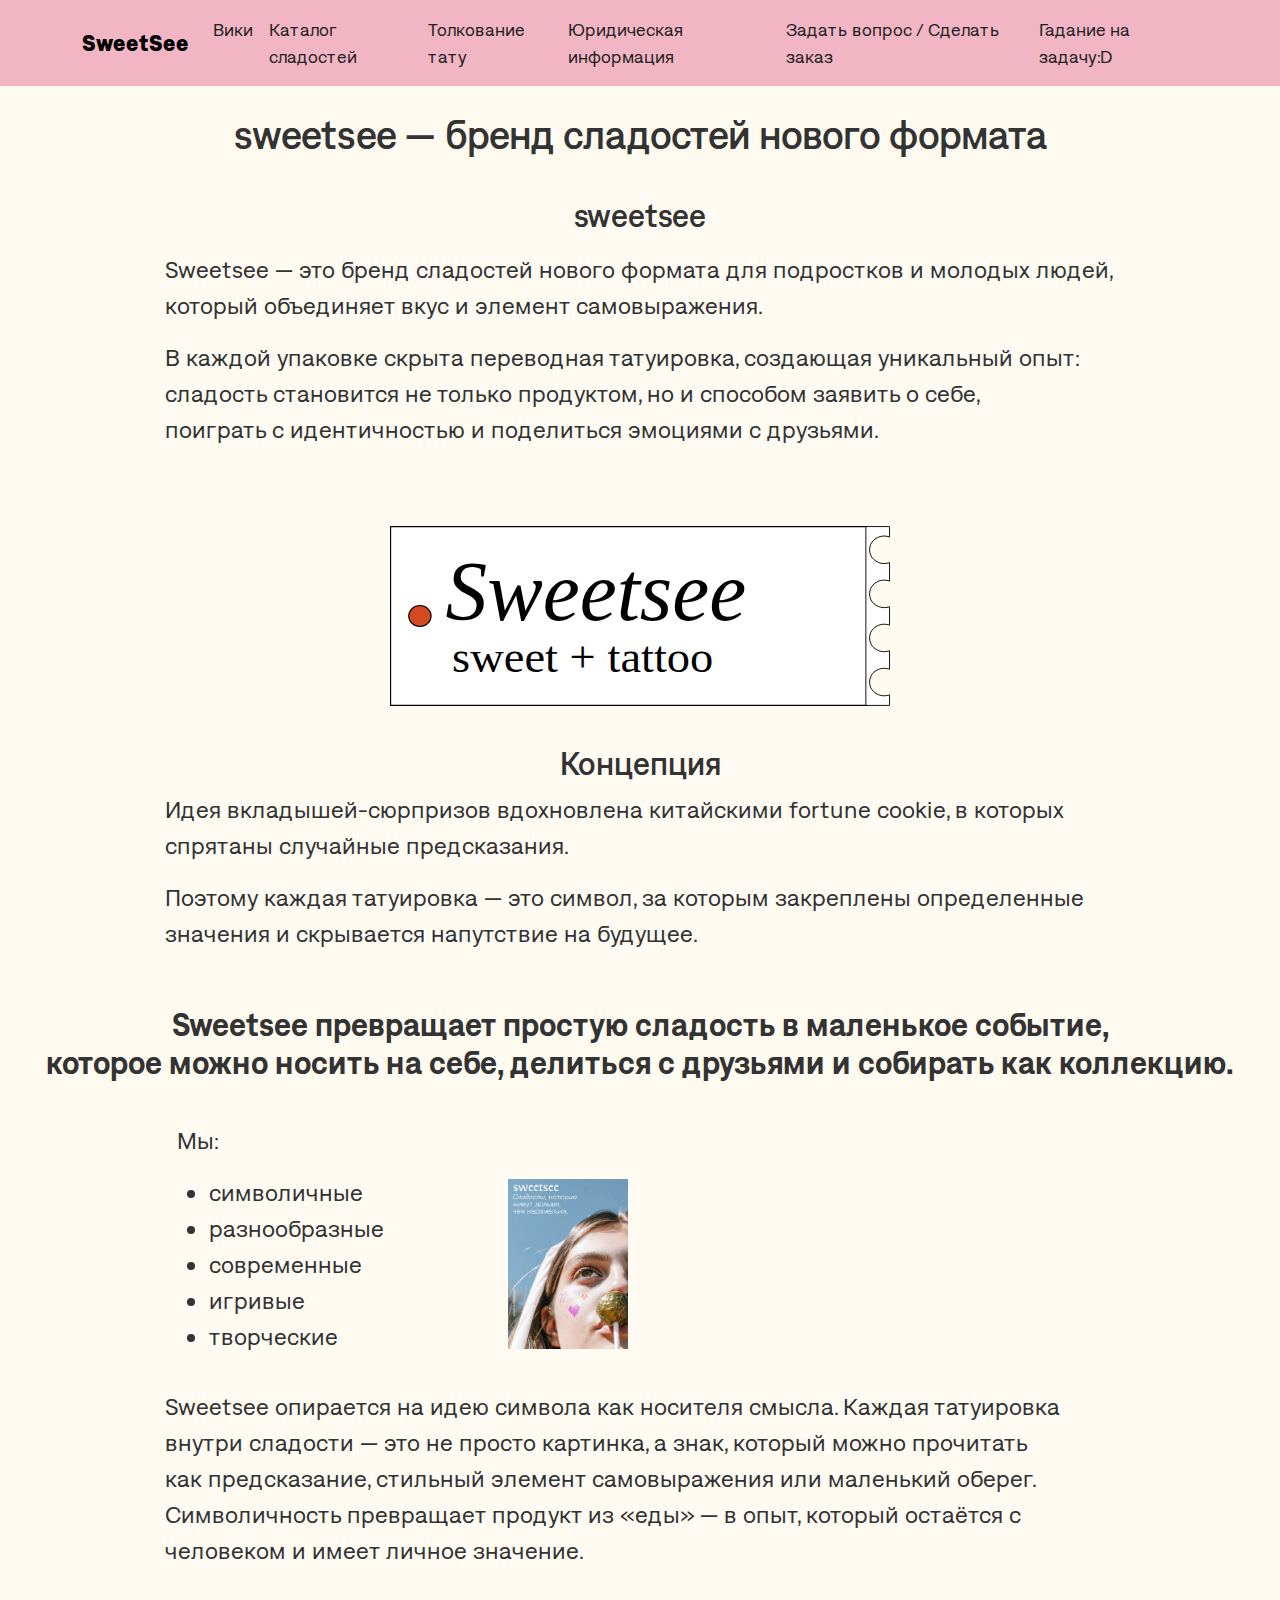
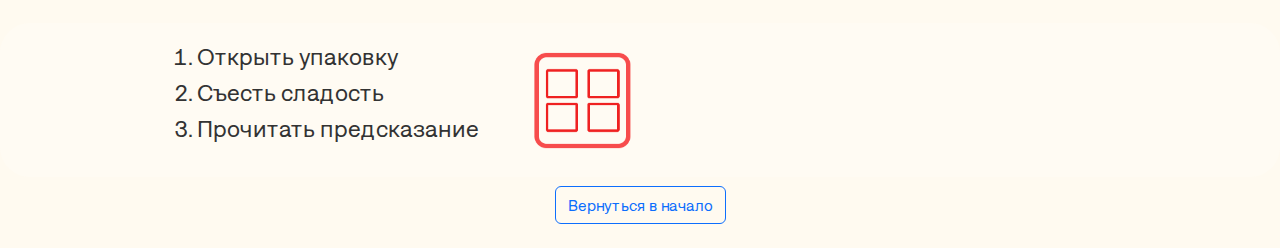
<file: index.html>
<!DOCTYPE html>
<html lang="ru">
<head>
  <meta charset="UTF-8">
  <title>SweetSee — Главная</title>

  <!-- Bootstrap CSS -->
  <link
    href="https://cdn.jsdelivr.net/npm/bootstrap@5.3.2/dist/css/bootstrap.min.css"
    rel="stylesheet"
  >

  <link rel="stylesheet" href="2SweetSee.css">
</head>
<body>

  <!-- Навигация -->
  <nav class="navbar navbar-expand-lg navbar-light bg-light sticky-top">
    <div class="container">
      <a class="navbar-brand fw-bold" href="index.html">SweetSee</a>

      <button class="navbar-toggler" type="button" data-bs-toggle="collapse" data-bs-target="#mainNav">
        <span class="navbar-toggler-icon"></span>
      </button>

      <div class="collapse navbar-collapse" id="mainNav">
        <ul class="navbar-nav ms-auto mb-2 mb-lg-0">
          <li class="nav-item"><a class="nav-link" href="https://en.wikipedia.org/wiki/Fortune_cookie" target="_blank">Вики</a></li>
          <li class="nav-item"><a class="nav-link" href="7catalog.html">Каталог сладостей</a></li>
          <li class="nav-item"><a class="nav-link" href="4Gadanie.html">Толкование тату</a></li>
          <li class="nav-item"><a class="nav-link" href="8legal.html">Юридическая информация</a></li>
          <li class="nav-item"><a class="nav-link" href="11contact_order.html">Задать вопрос / Сделать заказ</a></li>
          <li class="nav-item"><a class="nav-link" href="6zadacha.html">Гадание на задачу:D</a></li>
        </ul>
      </div>
    </div>
  </nav>

  <!-- Контент -->
  <div class="container my-4">

    <header class="text-center mb-4" id="top">
      <h1>sweetsee — бренд сладостей нового формата</h1>
    </header>

    <section class="section mb-4">
      <div class="inner mb-4">
      <h2>sweetsee</h2>
      <p></p>
      <p>Sweetsee — это бренд сладостей нового формата для подростков и молодых людей, <br>
        который объединяет вкус и элемент самовыражения.</p>
      <p>В каждой упаковке скрыта переводная татуировка, создающая уникальный опыт: <br>сладость становится не только продуктом, но и способом заявить о себе, <br>поиграть с идентичностью и поделиться эмоциями с друзьями.</p>
    </section> </div>

    <div class="text-center mb-4">
      <img src="images/ticket.svg" alt="билет" class="img-fluid" style="max-width: 500px;">
    </div>

    <section class="section mb-4">
      <div class="inner">
      <h2>Концепция</h2>
      <p>Идея вкладышей-сюрпризов вдохновлена китайскими fortune cookie, в которых спрятаны случайные предсказания.</p>
      <p>Поэтому каждая татуировка — это символ, за которым закреплены определенные значения и скрывается напутствие на будущее.</p>
      </div>
    </section> 

    <section class="mb-4">
      <h2 class="fw-semibold text-center">
        Sweetsee превращает простую сладость в маленькое событие, <br>которое можно носить на себе, делиться с друзьями и собирать как коллекцию.
      </h2>
    </section>

    <section class="section row mb-4">
      <div class="inner col-md-6">
        <p>Мы:</p>
        <ul>
          <li>символичные</li>
          <li>разнообразные</li>
          <li>современные</li>
          <li>игривые</li>
          <li>творческие</li>
        </ul>
      </div>
    </section>
<section class="row mb-4 right-image">
      <div class="col-md-6 right-image;">
        <a href="images/sweetsee-13.jpg" target="_blank">
          <img src="images/sweetsee-13.jpg" alt="pasport_dom" width="120" class="img-fluid">
        </a>
      </div> </section>

<section class="section mb-4">
  <div class="inner">
    <p>
      Sweetsee опирается на идею символа как носителя смысла. Каждая татуировка внутри сладости — 
      это не просто картинка, а знак, который можно прочитать <br>как предсказание, стильный элемент самовыражения или маленький оберег.
      Символичность превращает продукт из «еды» — в опыт, который остаётся с человеком и имеет личное значение.
    </p>
  </div>
</section>

    <section class="section mb-4">
      <div class="inner">
      <ol>
        <li>Открыть упаковку</li>
        <li>Съесть сладость</li>
        <li>Прочитать предсказание</li>
      </ol>
      </div>
    </section>

  <section class="row mb-4 right-image2">
      <div class="col-md-6 right-image2;">
        <a href="7catalog.html" target="_blank">
          <img src="images\catalog.png" alt="pasport_dom" width="120" class="img-fluid">
        </a>
      </div> </section>

    <div class="text-center my-4">
      <a href="#top" class="btn btn-outline-primary">Вернуться в начало</a>
    </div>
  </div>

  <!-- Bootstrap JS -->
  <script src="https://cdn.jsdelivr.net/npm/bootstrap@5.3.2/dist/js/bootstrap.bundle.min.js"></script>

  <script src="3java.js"></script>
</body>
</html>
</file>
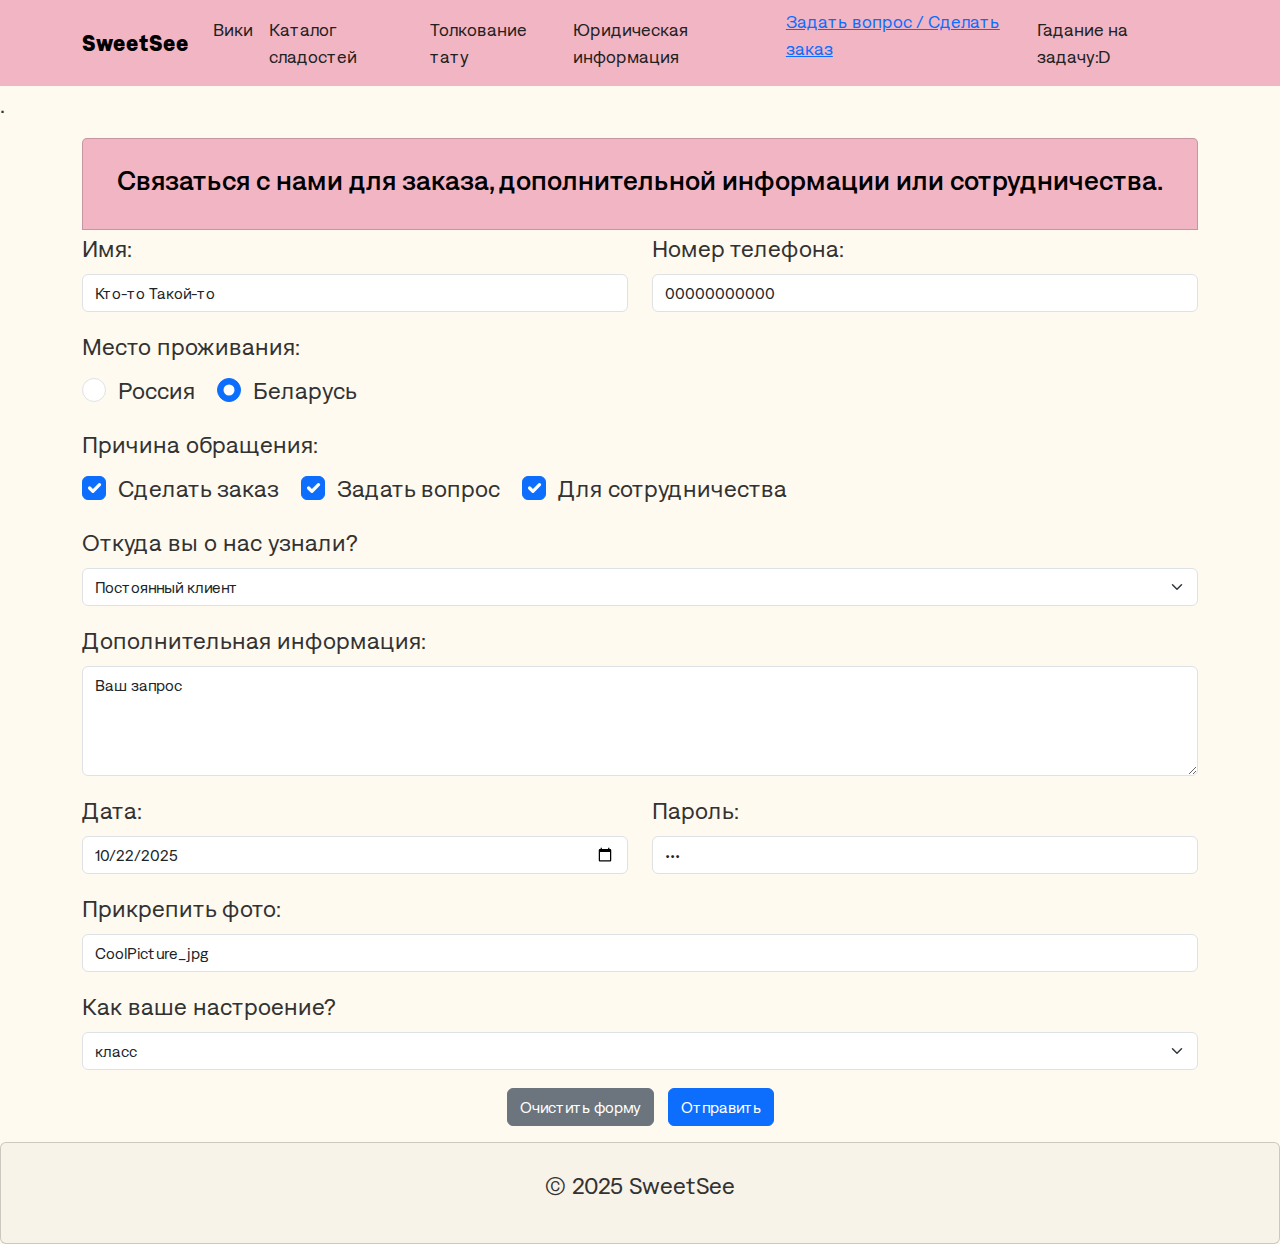
<file: 11contact_order.html>
<!DOCTYPE html>
<html lang="ru">
<head>
  <meta charset="UTF-8">
  <title>SweetSee — Главная</title>
   <link
    href="https://cdn.jsdelivr.net/npm/bootstrap@5.3.2/dist/css/bootstrap.min.css"
    rel="stylesheet"
  >
  <link rel="stylesheet" href="2SweetSee.css">
</head>
<body>

  <nav class="navbar navbar-expand-lg navbar-light bg-light sticky-top">
    <div class="container">
      <a class="navbar-brand fw-bold" href="index.html">SweetSee</a>
      <button class="navbar-toggler" type="button" data-bs-toggle="collapse" data-bs-target="#mainNav">
        <span class="navbar-toggler-icon"></span>
      </button>
      <div class="collapse navbar-collapse" id="mainNav">
        <ul class="navbar-nav ms-auto mb-2 mb-lg-0">
          <li class="nav-item"><a class="nav-link" href="https://en.wikipedia.org/wiki/Fortune_cookie" target="_blank">Вики</a></li>
          <li class="nav-item"><a class="nav-link" href="7catalog.html">Каталог сладостей</a></li>
          <li class="nav-item"><a class="nav-link" href="4Gadanie.html">Толкование тату</a></li>
          <li class="nav-item"><a class="nav-link" href="8legal.html">Юридическая информация</a></li>
          <li class="nav-item"><a class="active" href="11contact_order.html">Задать вопрос / Сделать заказ</a></li>
          <li class="nav-item"><a class="nav-link" href="6zadacha.html">Гадание на задачу:D</a></li>
        </ul>
      </div>
    </div>
  </nav>
  <p class = "h_">.</p>

<body>
  <div class="container">
    <header class="card card-header" style="background: #f2b5c4;">
      <div class="card-body">
        <h3 class="card-title text-center" style="color: black;">
          Связаться с нами для заказа, дополнительной информации или сотрудничества.
        </h3>
      </div>
    </header>

        <form action="https://www.bing.com/search?" method="GET" target="_blank">
          <input type="hidden" name="q" value="sweets">

          <div class="row mb-3">
            <div class="col-md-6">
              <label class="form-label">Имя:</label>
              <input type="text" class="form-control" name="last_name" value="Кто-то Такой-то" required>
            </div>
            <div class="col-md-6">
              <label class="form-label">Номер телефона:</label>
              <input type="number" class="form-control" name="phone" value="00000000000" required>
            </div>
          </div>

          <div class="mb-3">
            <label class="form-label">Место проживания:</label><br>
            <div class="form-check form-check-inline">
              <input class="form-check-input" type="radio" name="place" value="Russia">
              <label class="form-check-label">Россия</label>
            </div>
            <div class="form-check form-check-inline">
              <input class="form-check-input" type="radio" name="place" value="Belarus" checked>
              <label class="form-check-label">Беларусь</label>
            </div>
          </div>

          <div class="mb-3">
            <label class="form-label">Причина обращения:</label><br>
            <div class="form-check form-check-inline">
              <input class="form-check-input" type="checkbox" name="experience" value="Сделать заказ" checked>
              <label class="form-check-label">Сделать заказ</label>
            </div>
            <div class="form-check form-check-inline">
              <input class="form-check-input" type="checkbox" name="experience" value="Задать вопрос" checked>
              <label class="form-check-label">Задать вопрос</label>
            </div>
            <div class="form-check form-check-inline">
              <input class="form-check-input" type="checkbox" name="experience" value="Для сотрудничества" checked>
              <label class="form-check-label">Для сотрудничества</label>
            </div>
          </div>

          <div class="mb-3">
            <label class="form-label">Откуда вы о нас узнали?</label>
            <select class="form-select" name="languages">
              <option value="Постоянный клиент">Постоянный клиент</option>
              <option value="Соц.сети">Соц.сети</option>
              <option value="От друзей">От друзей</option>
              <option value="Как можно не знать">Как можно не знать</option>
            </select>
          </div>

          <div class="mb-3">
            <label class="form-label">Дополнительная информация:</label>
            <textarea class="form-control" name="textarea" rows="4">Ваш запрос</textarea>
          </div>

          <div class="row mb-3">
            <div class="col-md-6">
              <label class="form-label">Дата:</label>
              <input type="date" class="form-control" name="user_date" value="2025-10-22">
            </div>
            <div class="col-md-6">
              <label class="form-label">Пароль:</label>
              <input type="password" class="form-control" name="password" value="111">
            </div>
          </div>

          <div class="mb-3">
            <label class="form-label">Прикрепить фото:</label>
            <input type="text" class="form-control" name="000_file_name" value="CoolPicture_jpg">
          </div>

          <div class="mb-3">
            <label class="form-label">Как ваше настроение?</label>
            <select class="form-select" name="010_mode">
              <option value="a">класс</option>
              <option value="w">устал</option>
            </select>
          </div>

          <div class="text-center">
            <input type="reset" class="btn btn-secondary me-2" value="Очистить форму">
            <input type="submit" class="btn btn-primary" value="Отправить">
          </div>
        </form>
      </div>
    </div>

    <footer class="card card-footer mt-3">
      <div class="card-body text-center">
        <p>© 2025 SweetSee</p>
      </div>
    </footer>
  </div>
<script src="https://cdn.jsdelivr.net/npm/bootstrap@5.3.2/dist/js/bootstrap.bundle.min.js"></script>

</body>
</html>
</file>
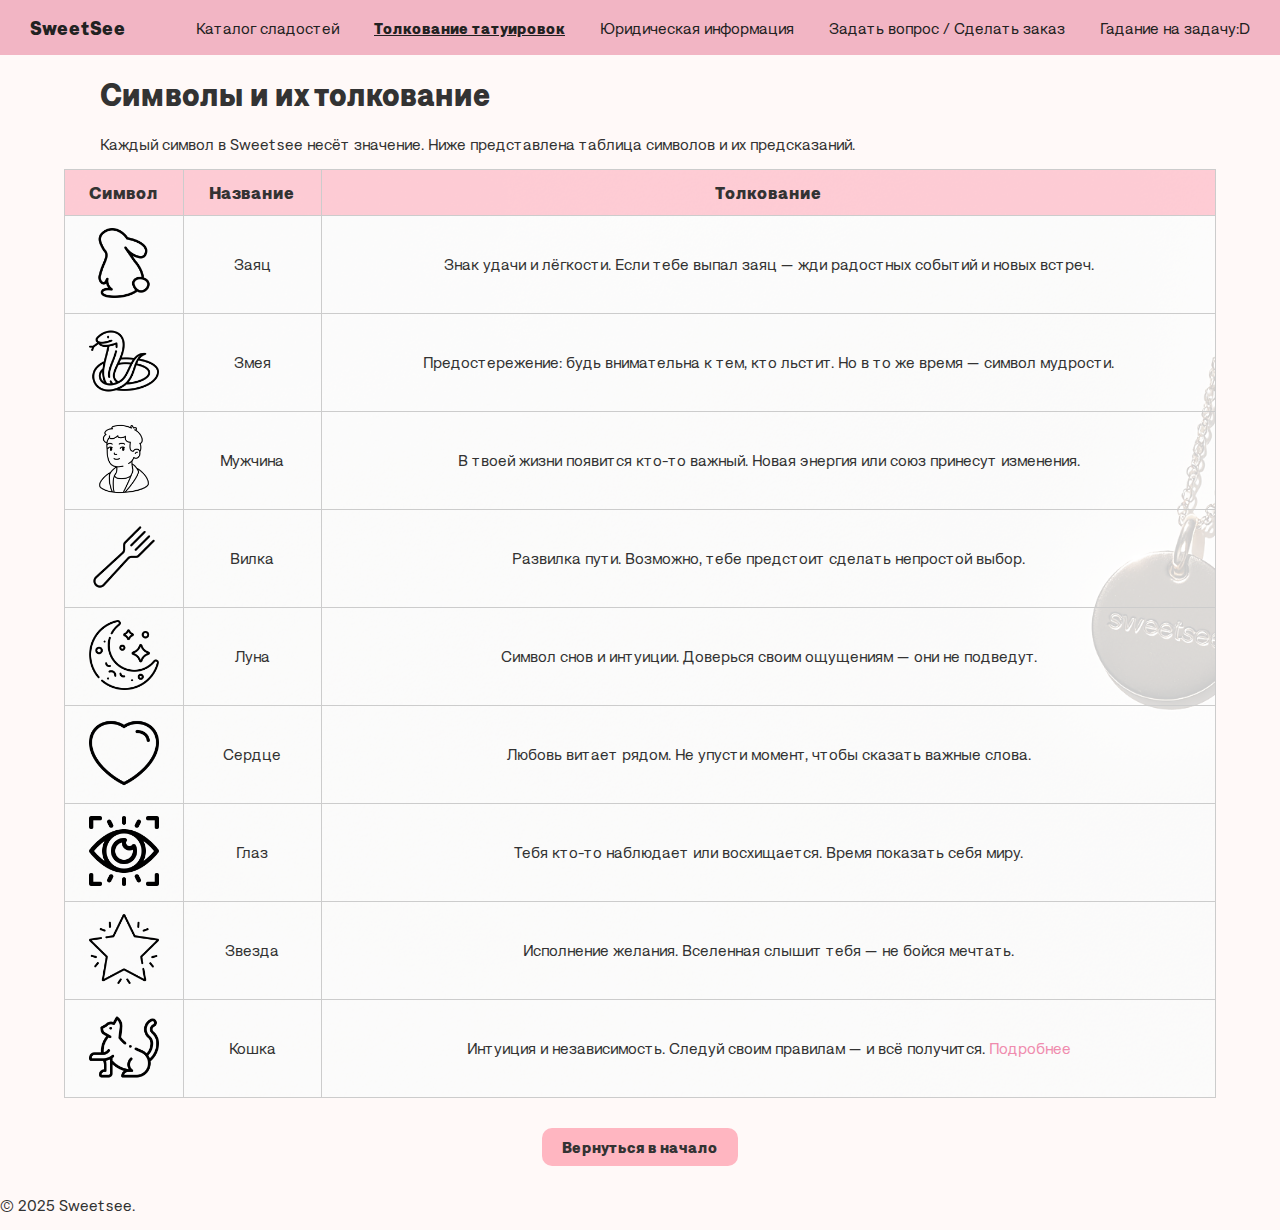
<file: 4Gadanie.html>
<!DOCTYPE html>
<html lang="ru">
<head>
  <meta charset="UTF-8">
  <meta name="viewport" content="width=device-width, initial-scale=1.0">
  <title>Толкование татуировок — Sweetsee</title>
  <link rel="stylesheet" href="5Gadanie.css">
</head>
<body>

  <nav>
    <a href="index.html" class="nav-logo" data-link="index.html">SweetSee</a>
    <a href="7catalog.html" data-link="7catalog.html">Каталог сладостей</a>
    <a href="4Gadanie.html" class="active">Толкование татуировок</a>
    <a href="8legal.html" data-link="8legal.html">Юридическая информация</a>
    <a href="11contact_order.html" data-link="11contact_order.html">Задать вопрос / Сделать заказ</a>
    <a href="6zadacha.html" data-link="6zadacha.html">Гадание на задачу:D</a>
  </nav>

   <main>
    <section class="tattoo-section">
      <h1 style="margin-left: 100px;">Символы и их толкование</h1>
      <p style="margin-left: 100px;">Каждый символ в Sweetsee несёт значение. Ниже представлена таблица символов и их предсказаний.</p>

      <table 
        border="1" 
        cellspacing="0" 
        cellpadding="10"
        background="images\back.png" 
        style="margin: 0 auto; width: 90%; background='images\back.png'; background-size: cover; background-position: center; border-collapse: collapse; text-align: center;">

        <tr style= "background='images\back.png'">
          <th>Символ</th>
          <th>Название</th>
          <th>Толкование</th>
        </tr>

        <tr style="background-image:('images\back.png')">
          <td><img src="z5tattoo\rabbit.png" alt="Заяц" width="70"></td>
          <td>Заяц</td>
          <td>Знак удачи и лёгкости. Если тебе выпал заяц — жди радостных событий и новых встреч.</td>
        </tr>

        <tr style="background-image:('images\back.png')">
          <td><img src="z5tattoo\snake.png" alt="Змея" width="70"></td>
          <td>Змея</td>
          <td>Предостережение: будь внимательна к тем, кто льстит. Но в то же время — символ мудрости.</td>
        </tr>

        <tr style="background-image:('images\back.png')">
          <td><img src="z5tattoo\man.png" alt="Мужчина" width="70"></td>
          <td>Мужчина</td>
          <td>В твоей жизни появится кто-то важный. Новая энергия или союз принесут изменения.</td>
        </tr>

        <tr style="background-image:('images\back.png')">
          <td><img src="z5tattoo\fork.png" alt="Вилка" width="70"></td>
          <td>Вилка</td>
          <td>Развилка пути. Возможно, тебе предстоит сделать непростой выбор.</td>
        </tr>

        <tr style="background-image:('images\back.png')">
          <td><img src="z5tattoo\crescent-moon.png" alt="Луна" width="70"></td>
          <td>Луна</td>
          <td>Символ снов и интуиции. Доверься своим ощущениям — они не подведут.</td>
        </tr>

        <tr style=>
          <td><img src="z5tattoo\heart.png" alt="Сердце" width="70"></td>
          <td>Сердце</td>
          <td>Любовь витает рядом. Не упусти момент, чтобы сказать важные слова.</td>
        </tr>

        <tr style=>
          <td><img src="z5tattoo\eye.png" alt="Глаз" width="70"></td>
          <td>Глаз</td>
          <td>Тебя кто-то наблюдает или восхищается. Время показать себя миру.</td>
        </tr>

        <tr style=>
          <td><img src="z5tattoo\star.png" alt="Звезда" width="70"></td>
          <td>Звезда</td>
          <td>Исполнение желания. Вселенная слышит тебя — не бойся мечтать.</td>
        </tr>

        <tr style=>
          <td><img src="z5tattoo\cat.png" alt="Кошка" width="70"></td>
          <td>Кошка</td>
          <td>Интуиция и независимость. Следуй своим правилам — и всё получится. 
            <a href="https://ru.wikipedia.org/wiki/Кошка" target="_blank" style="color: #f08cae; text-decoration: none;">Подробнее</a>
          </td>
        </tr>

      </table>

      <a href="#top" class="back-to-top">Вернуться в начало</a>
    </section>
  </main>

  <footer>
    <p>© 2025 Sweetsee.</p>
  </footer>

</body>
</html>
</file>
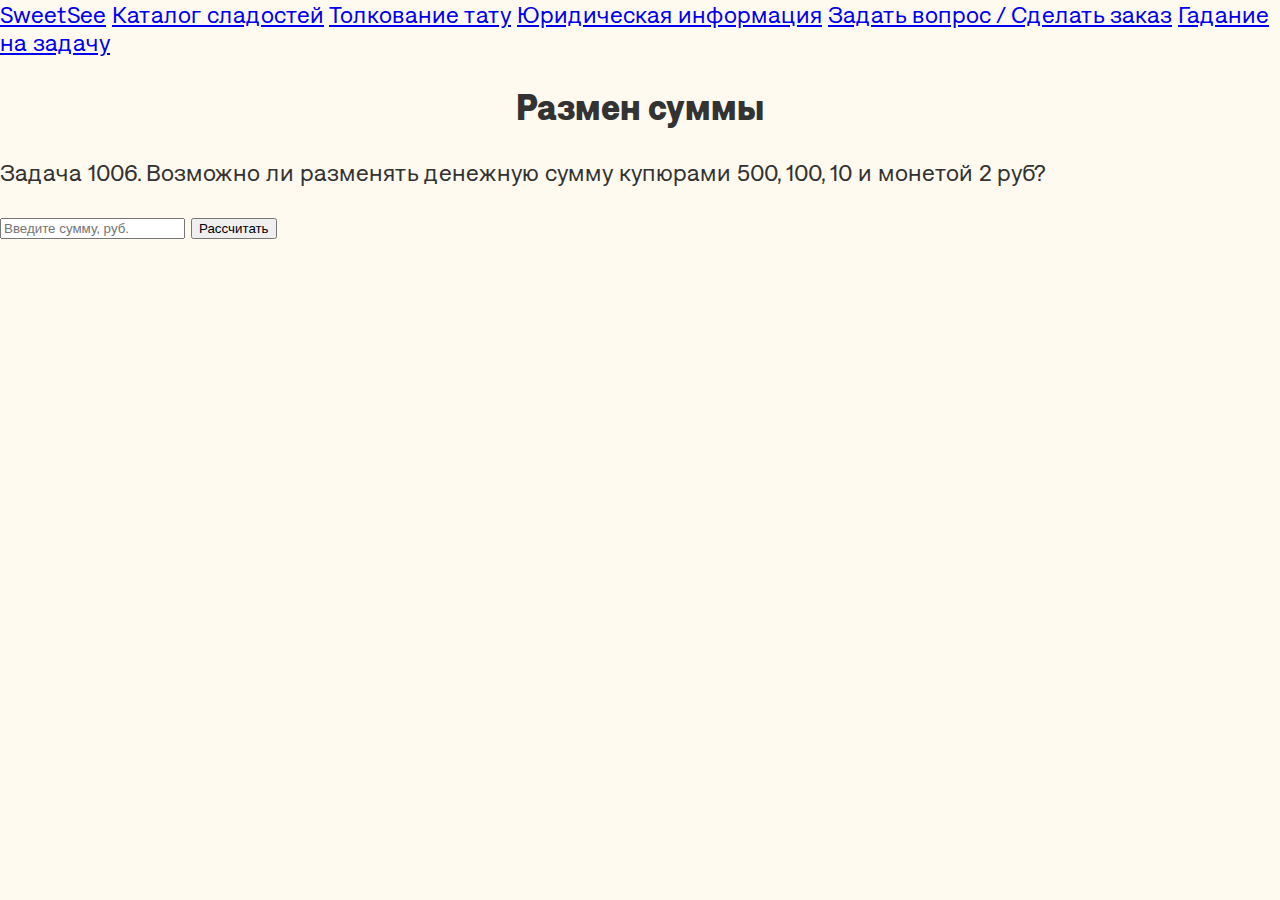
<file: 6zadacha.html>
<!DOCTYPE html>
<html lang="ru">
<head>
  <meta charset="UTF-8">
  <title>SweetSee — Главная</title>
  <link rel="stylesheet" href="2SweetSee.css">
</head>
<body>

  <nav>
    <a href="index.html" class="nav-logo" data-link="index.html">SweetSee</a>
    <a href="7catalog.html" data-link="7catalog.html">Каталог сладостей</a>
    <a href="4Gadanie.html" data-link="4Gadanie.html">Толкование тату</a>
    <a href="8legal.html" data-link="8legal.html">Юридическая информация</a>
    <a href="11contact_order.html" data-link="11contact_order.html">Задать вопрос / Сделать заказ</a>
    <a href="6zadacha.html" class="active">Гадание на задачу</a>
  </nav>
    
  <main>
    <h2>Размен суммы</h2>
    <p>Задача 1006. Возможно ли разменять денежную сумму купюрами 500, 100, 10 и монетой 2 руб?</p>

    <input type="number" id="amount" placeholder="Введите сумму, руб.">
    <button onclick="calculateChange()">Рассчитать</button>

    <div id="result"></div>

  </main>

  <script>
    function calculateChange() {
      let amount = parseInt(document.getElementById("amount").value);
      let result = document.getElementById("result");

      if (isNaN(amount) || amount <= 0) {
        result.innerHTML = "Плиз, введите положительное число.";
        return;
      }

      let res = "";
      let n500 = Math.floor(amount / 500);
      amount %= 500;

      let n100 = Math.floor(amount / 100);
      amount %= 100;

      let n10 = Math.floor(amount / 10);
      amount %= 10;

      let n2 = Math.floor(amount / 2);
      amount %= 2;

      if (amount !== 0) {
        res = "Размен невозможен — остаток не кратен 2 рублям.";
      } else {
        res = "Размен возможен:<br>";
        if (n500 > 0) res += `${n500} × 500 руб.<br>`;
        if (n100 > 0) res += `${n100} × 100 руб.<br>`;
        if (n10 > 0) res += `${n10} × 10 руб.<br>`;
        if (n2 > 0) res += `${n2} × 2 руб.<br>`;
      }

      result.innerHTML = res;
    }
  </script>

  </body>
</html>
</file>
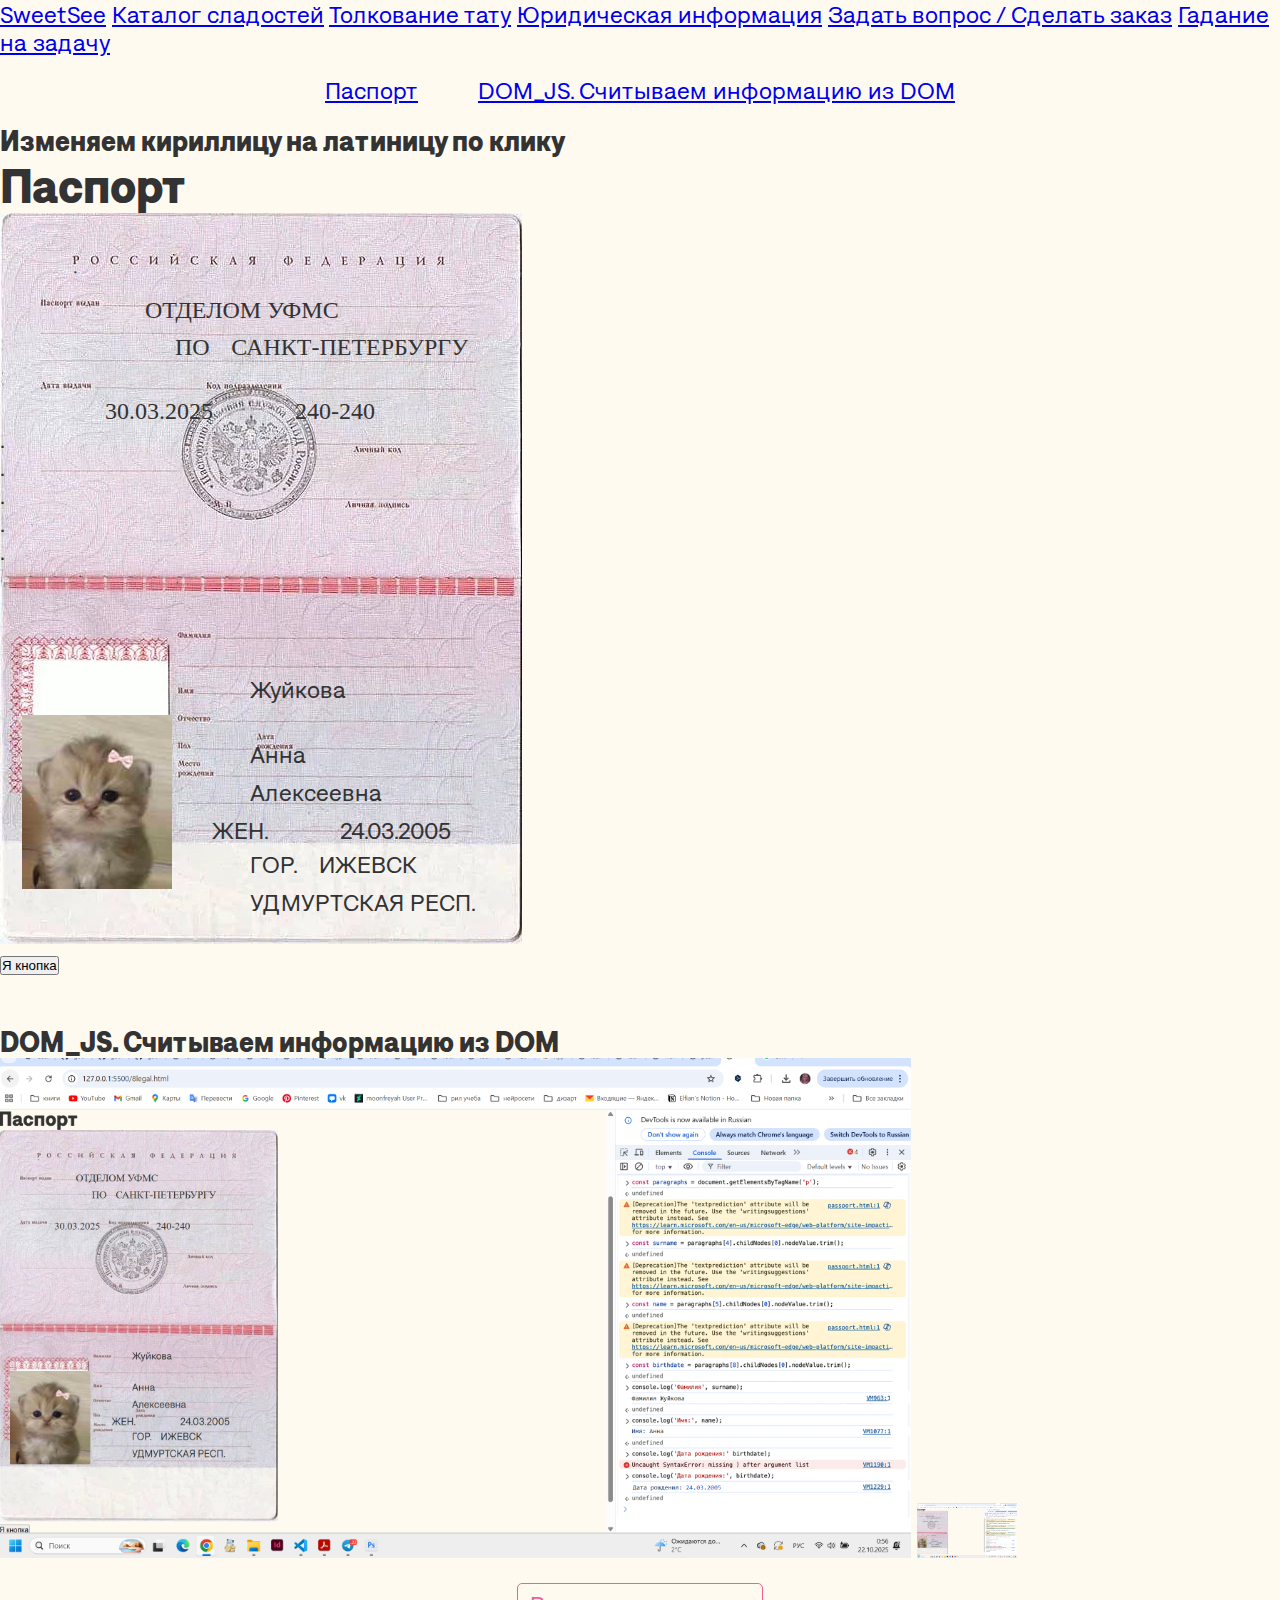
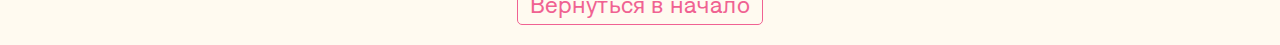
<file: 8legal.html>
<!DOCTYPE html>
<html lang="ru">
<head>
  <meta charset="UTF-8">
  <title>SweetSee — Главная</title>
  <link rel="stylesheet" href="2SweetSee.css">
</head>

<body>

  <nav>
    <a href="index.html" class="nav-logo" data-link="index.html">SweetSee</a>
    <a href="7catalog.html" data-link="7catalog.html">Каталог сладостей</a>
    <a href="4Gadanie.html" data-link="4Gadanie.html">Толкование тату</a>
    <a href="8legal.html" class="active">Юридическая информация</a>
    <a href="11contact_order.html" data-link="11contact_order.html">Задать вопрос / Сделать заказ</a>
    <a href="6zadacha.html" data-link="6zadacha.html">Гадание на задачу</a>
  </nav>

  
  <header class = "page-navigation">
      <nav>
        <ul>
         <li> <a href = '#passport'> Паспорт </a> </li>
         <li> <a href = '#console'> DOM_JS. Считываем информацию из DOM </a> </li>
        </ul>

      </nav>
    </header>

      <head>
        <meta charset = "utf8">
        <h3 class="course-title"> Изменяем кириллицу на латиницу по клику</h3>
        <link rel = "stylesheet" href = "10passport.css">

    <link rel = "preconnect" href = "https://fonts.googleapis.com">
    <link rel = "preconnect" href = "https://fonts.gstatic.com" cressorigin>
    <link href = "https://fonts.googleapis.com/css2?family=IBM+Plex+Sans+JP:wght@100;200;300;400;500;600;700&family=Inter+Tight:ital,wght@0,100..900;1,100..900&family=PT+Sans+Caption:wght@400;700&family=Poiret+One&diplay=swap" rel="stylesheet">
   <style>

   </style>
    </head>

        <h1 id = "passport" >Паспорт</h1>
        <div id = "main_fon"> 
            <h5 id = "pass_title" class = "poiret-one-regular">.</h5>
            <div id = "page_top">
                <p class = "vidanstr1"> ОТДЕЛОМ УФМС </p>
                <p class = "vidanstr2">ПО САНКТ-ПЕТЕРБУРГУ</p>
                <p class = "vidanstrdata">30.03.2025</p>
                <p class = "vidanstrcode">240-240</p>
                <p class = "h_">.</p>
                <p class = "h_">.</p>
                <p class = "h_">.</p>
                <p class = "h_">.</p>
                <p class = "h_">.</p>
            </div>

            <div id = "page_bottom">
                <img class = "passfoto" src = "z3foto.jpg">
                <p class = "hfamilia">Жуйкова</p>
                <p class = "hname"> Анна </p>
                <p class = "hfname">Алексеевна</p>
                <p class = "hpol">ЖЕН.</p>
                <p class = "hborn">24.03.2005</p>
                <p class = "hpborn1">ГОР. ИЖЕВСК</p>
                <p class = "hpborn2">УДМУРТСКАЯ РЕСП.</p>
            </div> 
        </div>

           <button type = "button" class = "button"> Я кнопка </button>

           <div style="margin-bottom: 50px;"> </div>


<h3 id = "console" class = "course-title"> DOM_JS. Считываем информацию из DOM </h3>
        <img src = "z4passportconsole.png" height = "500px" >
        <a href="z4passportconsole.png" target="_blank">
  <img src="z4passportconsole.png" alt="pasport_dom" width="100">
</a>
        <script src = "9passport.js">
document.addEventListener('DOMContentLoaded', function() {
    
});
</script>

    <div style="text-align:center; margin:20px 0;">
      <a href="#top" class="back-top">Вернуться в начало</a>
    </div>
  </div>

    </body>
</html>
</file>
<file: 2SweetSee.css>
@font-face {
  font-family: 'zDenimINKCollectionVF-TRIAL';
  src: url('zDenimINKCollectionVF-TRIAL.woff2') format('WOFF2');
}

/* Глоб.стили  */

body {
  font-family: zDenimINKCollectionVF-TRIAL, SemiBold;
  font-size: 24px;
  margin: 0;
  background: #fffaf0;
  color: #333;
}

h2 {
  text-align: center;
}

/*  Навигация Bootstrap  */

.navbar {
  background: #f2b5c4 !important;
  font-size: 18px !important;
}

.navbar-brand {
  font-weight: bold !important;
  font-size: 23px !important;
}

.nav-link {
  color: #222 !important;
}

.nav-link:hover {
  opacity: 0.7;
}

.nav-link.active {
  font-weight: bold;
  text-decoration: underline;
}

/* ---------- Контент ---------- */

.custom-container {
  display: flex !important;
  justify-content: center !important;
  max-width: 900px;
  margin: 20px auto;
  padding: 0 15px;
}

/* Блоки секций */
.section {
  display: flex;
  justify-content: center;
  background: #fffbf3;
  padding: 15px;
  border-radius: 30px;
  margin-bottom: 20px;
}

/* ограничивает ширину текста */
.inner {
  max-width: 950px;   
  width: 100%;
  text-align: left;
}

/* Кнопка "вверх" */
.back-top {
  display: inline-block;
  text-decoration: none;
  color: #f06292;
  border: 1px solid #f06292;
  padding: 6px 12px;
  border-radius: 5px;
}

/* Адаптивность  */

.right-image {
  text-align: right;
  margin-top: -230px;
}

.right-image2 {
  text-align: right;
  margin-top: -160px;
  transform: scale(0.8);
}

/* На мобильных */
@media (max-width: 768px) {
  .right-image {
    text-align: center;
    margin-top: 20px !important;
    margin-left: 0 !important;
  }
}

/* Центровка билета */
.ticket-img {
  display: block;
  margin: 0 auto;
  margin-bottom: 30px;
}
</file>
<file: 5Gadanie.css>
@font-face {
  font-family: 'zDenimINKCollectionVF-TRIAL';
  src: url('zDenimINKCollectionVF-TRIAL.woff2') format('WOFF2');
}

nav {
  background: #f2b5c4;
  padding: 10px 20px;
  display: flex;
  gap: 15px;
  align-items: center;
  flex-wrap: wrap;
}

nav a {
  text-decoration: none;
  color: #222;
  padding: 6px 10px;
  border-radius: 5px;
}

nav a.nav-logo {
  font-weight: bold;
  font-size: 20px;
  margin-right: auto;
}

nav a.active {
  font-weight: bold;
  text-decoration: underline;
}

body {
  font-family: zDenimINKCollectionVF-TRIAL, SemiBold;
  background-color: #fff9f8;
  margin: 0;
  padding: 0;
  color: #333;
}

шапка
header {
  background-color: #ffb6c1;
  padding: 15px 0;
  text-align: center;
}

header h1 {
  margin-right: 40px auto;
  font-size: 28px;
}

nav {
  background: #f2b5c4;
  padding: 10px 20px;
  display: flex;
  gap: 15px;
  align-items: center;
  flex-wrap: wrap;
}

nav a.active {
  font-weight: bold;
  text-decoration: underline;
}

таблица
table {
  width: 80%;
  margin: 40px auto;
  border-collapse: collapse;
  background-image:"images\back.png"; фон табл
  background-size: cover;
  background-position: center;
  color: #222;
  text-align: left;
  box-shadow: 0 0 10px rgba(0,0,0,0.1);
}

th, td {
  border: 1px solid #ccc;
  padding: 12px;
  background-color: rgba(255, 255, 255, 0.8); фон
}

th {
  background-color: rgba(255, 200, 210, 0.9);
  font-size: 18px;
}

пикчи
td img {
  width: 60px;
  height: 60px;
  object-fit: cover;
  border-radius: 8px;
}

/* Кнопка “в начало” */
.back-to-top {
  display: block;
  width: fit-content;
  margin: 30px auto;
  padding: 10px 20px;
  background-color: #ffb6c1;
  color: #333;
  text-decoration: none;
  border-radius: 10px;
  font-weight: bold;
  transition: background-color 0.3s ease;
}

.back-to-top:hover {
  background-color: #ffa7b8;
}
</file>
<file: 10passport.css>
*{
    padding: 0px;
    margin: 0px;
}
#main_fon{
    height: 734px;
    background-image: url(z2passportskan.jpg);
    background-repeat: no-repeat;
}
#pass_title{
    padding-top: 41px;
    padding-left: 74px;
}
.poiret-one-regular {
  font-family: "Poiret One", sans-serif;
  font-weight: italic;
  font-style: normal;
  letter-spacing:  0.8em;
  word-spacing: 0.25em;
}
@font-face {
    font-family: 'Kreadon';
    src: local('Kreadon.ttf'),
          url (/Kreadon.ttf.ttf);
}
nav ul {
  list-style: none;          
  display: flex;             
  justify-content: center;   
  gap: 60px;                 
  padding: 0;                
  margin: 20px 0;          
}
nav a:hover {
  text-decoration: underline; 
}
.vidanstr1{
    font-family: 'Kreadon';
    padding-top: 20px;
    padding-left: 145px;
}
.vidanstr2{
    font-family: 'Kreadon';
    padding-top: 10px;
    padding-left: 175px;
    word-spacing: 0.65em;
}
.vidanstrdata{
    font-family: 'Kreadon';
    padding-top: 37px;
    padding-left: 105px;
    word-spacing: 0.65em;
    float: left
}
.vidanstrcode{
    font-family: 'Kreadon';
    padding-top: 37px;
    padding-left: 295px;
    word-spacing: 0.65em;
}
.passfoto{
    padding-top: 150px;
    padding-left: 22px;
    float:left;
}
.hfamilia{
    padding-top: 110px;
    padding-left: 250px ;
}
.hname{
    padding-top: 37px;
    padding-left: 250px;
}
.hfname{
    padding-top: 10px;
    padding-left: 250px;
}
.hpol{
    padding-top: 10px;
    padding-left: 40px;
    float: left
}
.hborn{
    padding-top: 10px;
    padding-left: 340px;
}
.hpborn1{
    padding-top: 6px;
    padding-left: 250px;
    word-spacing: 0.7em;
}
.hpborn2{
    padding-top: 10px;
    padding-left: 250px;
}
</file>
